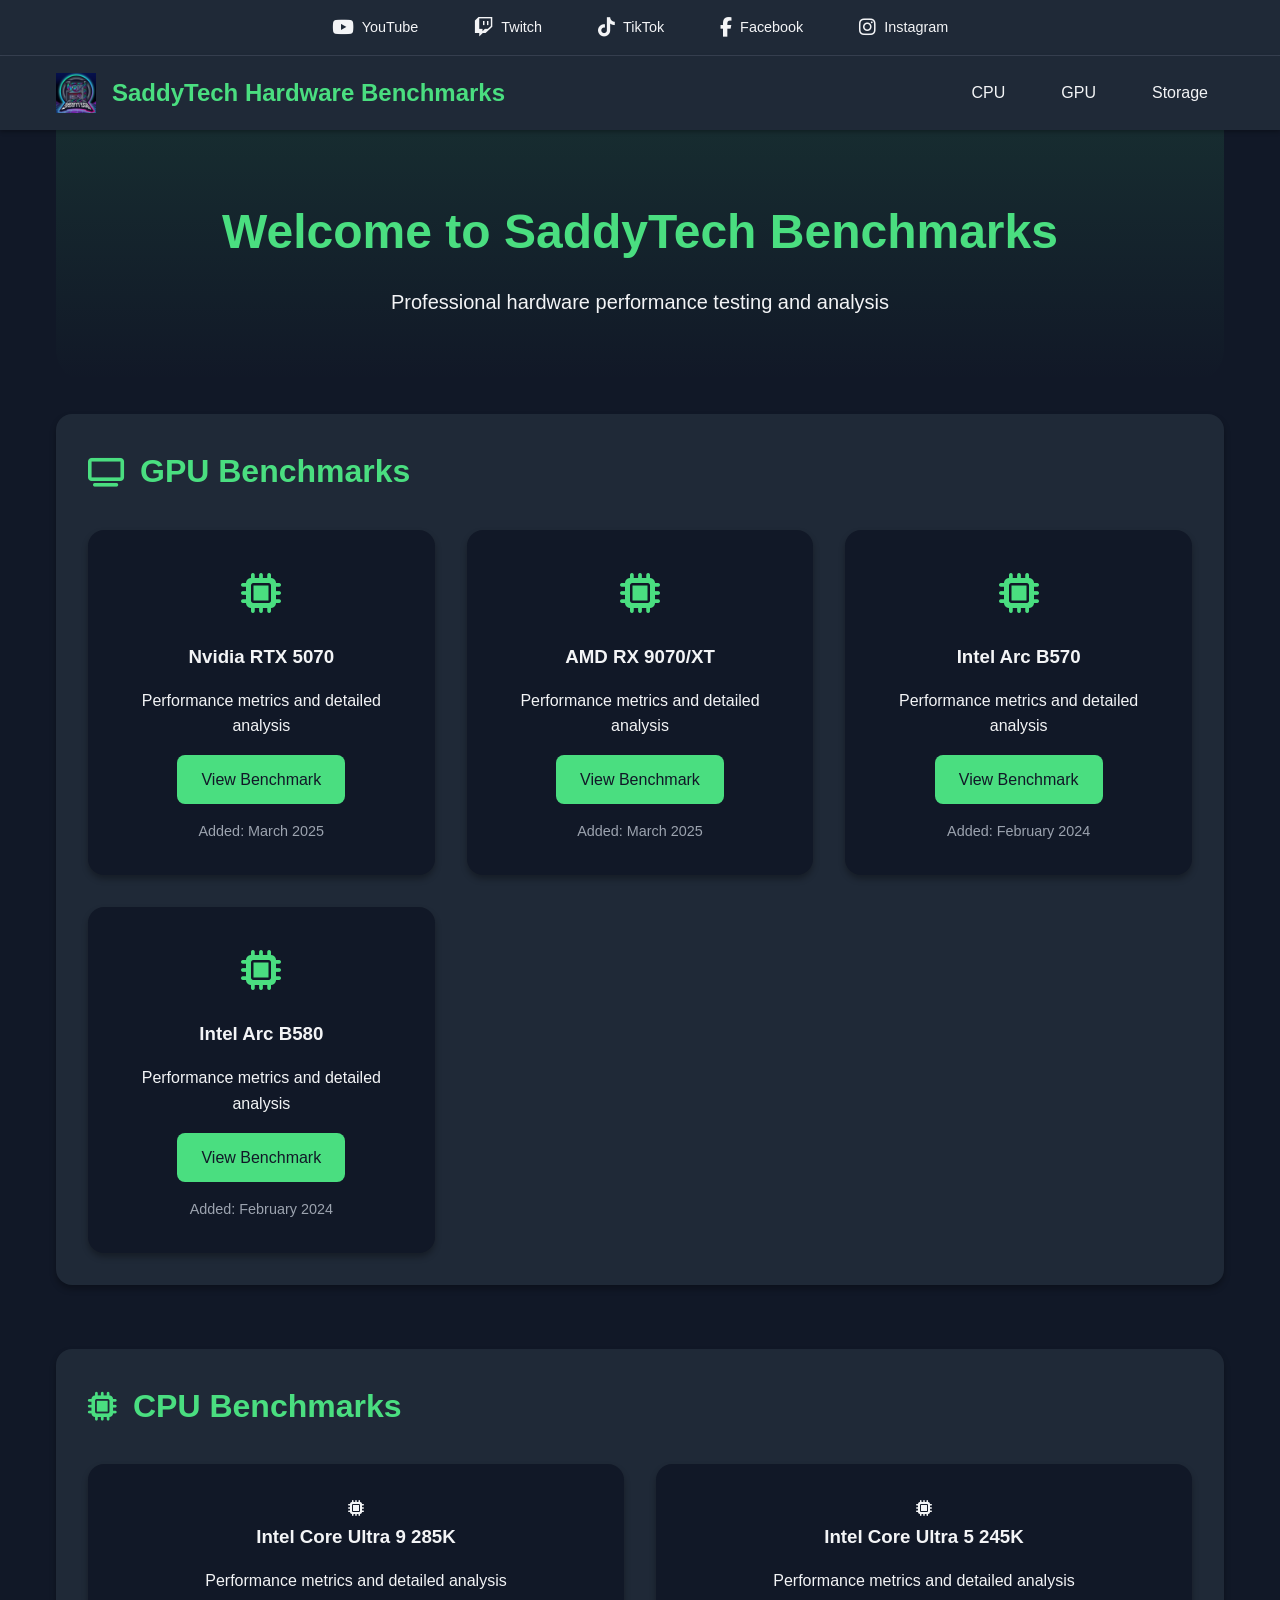
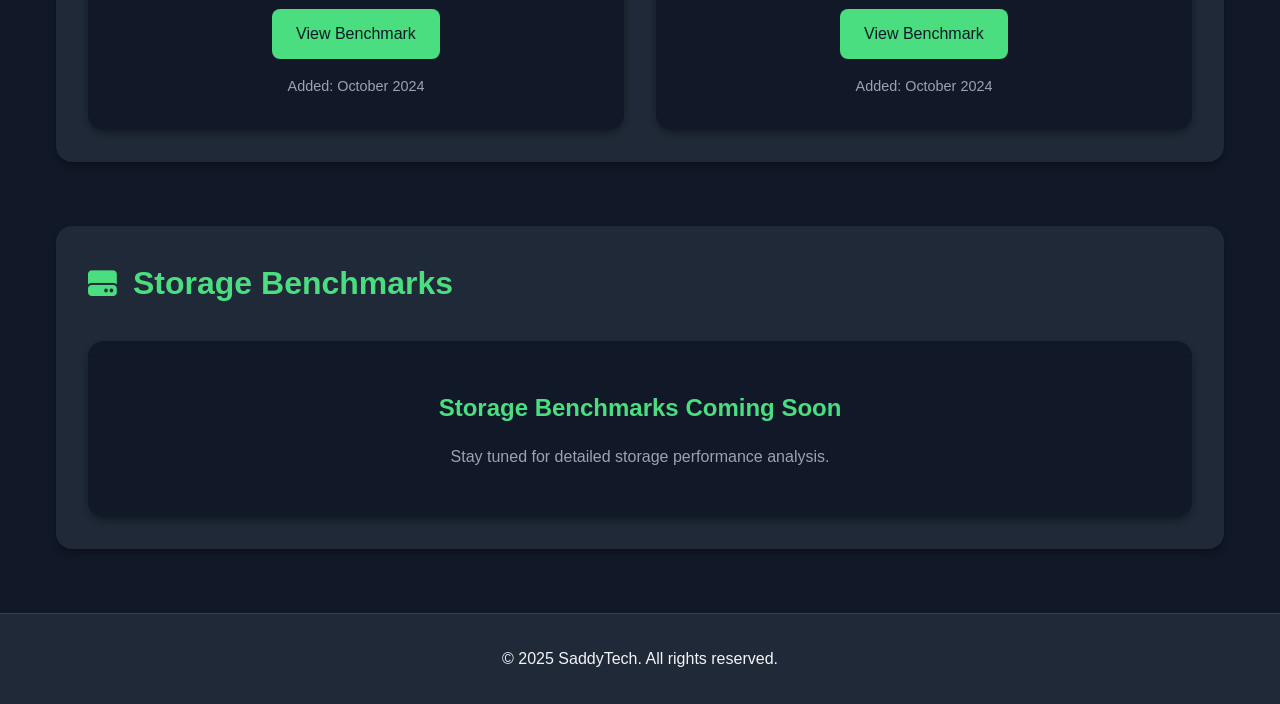
<file: index.html>
<!DOCTYPE html>
<html lang="en">
<head>
    <meta charset="UTF-8">
    <meta name="viewport" content="width=device-width, initial-scale=1.0">
    <title>SaddyTech Hardware Benchmarks</title>
    <link rel="icon" type="image/png" href="logo-saddytech.png">
    <link rel="stylesheet" href="styles.css">
    <link rel="stylesheet" href="https://cdnjs.cloudflare.com/ajax/libs/font-awesome/6.5.1/css/all.min.css">
</head>
<body>
    <div class="social-bar">
        <div class="container">
            <div class="social-links">
                <a href="https://youtube.com/@SaddyTech" target="_blank" class="social-link youtube">
                    <i class="fab fa-youtube"></i>
                    <span>YouTube</span>
                </a>
                <a href="https://twitch.tv/techsaddy" target="_blank" class="social-link twitch">
                    <i class="fab fa-twitch"></i>
                    <span>Twitch</span>
                </a>
                <a href="https://tiktok.com/@saddytk" target="_blank" class="social-link tiktok">
                    <i class="fab fa-tiktok"></i>
                    <span>TikTok</span>
                </a>
                <a href="https://facebook.com/SaddyTech" target="_blank" class="social-link facebook">
                    <i class="fab fa-facebook-f"></i>
                    <span>Facebook</span>
                </a>
                <a href="https://instagram.com/SaddyTech" target="_blank" class="social-link instagram">
                    <i class="fab fa-instagram"></i>
                    <span>Instagram</span>
                </a>
            </div>
        </div>
    </div>

    <header>
        <nav>
            <div class="container">
                <div class="brand">
                    <img src="logo-saddytech.png" alt="SaddyTech Logo" class="brand-logo">
                    <h1>SaddyTech Hardware Benchmarks</h1>
                </div>
                <div class="nav-links">
                    <a href="#cpu">CPU</a>
                    <a href="#gpu">GPU</a>
                    <a href="#storage">Storage</a>
                </div>
            </div>
        </nav>
    </header>

    <main>
        <div class="container">
            <section class="hero">
                <h2>Welcome to SaddyTech Benchmarks</h2>
                <p>Professional hardware performance testing and analysis</p>
            </section>

            <section id="gpu" class="category-section">
                <h2 class="section-title"><i class="fas fa-tv"></i> GPU Benchmarks</h2>
                <div class="benchmark-list">
                    <div class="benchmark-card">
                        <div class="gpu-icon">
                            <i class="fas fa-microchip"></i>
                        </div>
                        <h3>Nvidia RTX 5070</h3>
                        <div class="benchmark-info">
                            <p>Performance metrics and detailed analysis</p>
                        </div>
                        <a href="benchmarks/gpu/Nvidia_Rtx_5070.html" class="button">View Benchmark</a>
                        <div class="benchmark-date">Added: March 2025</div>
                    </div>

                    <div class="benchmark-card">
                        <div class="gpu-icon">
                            <i class="fas fa-microchip"></i>
                        </div>
                        <h3>AMD RX 9070/XT</h3>
                        <div class="benchmark-info">
                            <p>Performance metrics and detailed analysis</p>
                        </div>
                        <a href="benchmarks/gpu/Amd_RX_9070_RX_9070XT.html" class="button">View Benchmark</a>
                        <div class="benchmark-date">Added: March 2025</div>
                    </div>

                    <div class="benchmark-card">
                        <div class="gpu-icon">
                            <i class="fas fa-microchip"></i>
                        </div>
                        <h3>Intel Arc B570</h3>
                        <div class="benchmark-info">
                            <p>Performance metrics and detailed analysis</p>
                        </div>
                        <a href="benchmarks/gpu/Intel_Arc_B570.html" class="button">View Benchmark</a>
                        <div class="benchmark-date">Added: February 2024</div>
                    </div>

                    <div class="benchmark-card">
                        <div class="gpu-icon">
                            <i class="fas fa-microchip"></i>
                        </div>
                        <h3>Intel Arc B580</h3>
                        <div class="benchmark-info">
                            <p>Performance metrics and detailed analysis</p>
                        </div>
                        <a href="benchmarks/gpu/Intel_Arc_B580.html" class="button">View Benchmark</a>
                        <div class="benchmark-date">Added: February 2024</div>
                    </div>
                </div>
            </section>

            <section id="cpu" class="category-section">
                <h2 class="section-title"><i class="fas fa-microchip"></i> CPU Benchmarks</h2>
                <div class="benchmark-list">
                    <div class="benchmark-card">
                        <div class="cpu-icon">
                            <i class="fas fa-microchip"></i>
                        </div>
                        <h3>Intel Core Ultra 9 285K</h3>
                        <div class="benchmark-info">
                            <p>Performance metrics and detailed analysis</p>
                        </div>
                        <a href="benchmarks/cpu/Intel_Core_Ultra_9_285K.html" class="button">View Benchmark</a>
                        <div class="benchmark-date">Added: October 2024</div>
                    </div>

                    <div class="benchmark-card">
                        <div class="cpu-icon">
                            <i class="fas fa-microchip"></i>
                        </div>
                        <h3>Intel Core Ultra 5 245K</h3>
                        <div class="benchmark-info">
                            <p>Performance metrics and detailed analysis</p>
                        </div>
                        <a href="benchmarks/cpu/Intel_Core_Ultra_5_245K.html" class="button">View Benchmark</a>
                        <div class="benchmark-date">Added: October 2024</div>
                    </div>
                </div>
            </section>

            <section id="storage" class="category-section">
                <h2 class="section-title"><i class="fas fa-hdd"></i> Storage Benchmarks</h2>
                <div class="coming-soon">
                    <h3>Storage Benchmarks Coming Soon</h3>
                    <p>Stay tuned for detailed storage performance analysis.</p>
                </div>
            </section>
        </div>
    </main>

    <footer>
        <div class="container">
            <p>&copy; 2025 SaddyTech. All rights reserved.</p>
        </div>
    </footer>
</body>
</html>
</file>
<file: styles.css>
:root {
    --primary-color: #4ade80;
    --primary-color-hover: #22c55e;
    --secondary-color: #15803d;
    --background-color: #111827;
    --surface-color: #1f2937;
    --text-color: #f3f4f6;
    --text-muted: #9ca3af;
    --card-background: #1f2937;
    --border-color: #374151;
    --youtube-color: #4ade80;
    --twitch-color: #4ade80;
    --tiktok-color: #4ade80;
    --facebook-color: #4ade80;
    --instagram-color: #4ade80;
}

* {
    margin: 0;
    padding: 0;
    box-sizing: border-box;
}

html {
    scroll-behavior: smooth;
}

body {
    font-family: -apple-system, BlinkMacSystemFont, "Segoe UI", Roboto, "Helvetica Neue", Arial, sans-serif;
    line-height: 1.6;
    color: var(--text-color);
    background-color: var(--background-color);
}

.container {
    max-width: 1200px;
    margin: 0 auto;
    padding: 0 1rem;
}

/* Social Bar */
.social-bar {
    background-color: var(--surface-color);
    padding: 0.5rem 0;
    border-bottom: 1px solid var(--border-color);
}

.social-links {
    display: flex;
    justify-content: center;
    gap: 1.5rem;
    flex-wrap: wrap;
}

.social-link {
    display: flex;
    align-items: center;
    gap: 0.5rem;
    color: var(--text-color);
    text-decoration: none;
    padding: 0.5rem 1rem;
    border-radius: 2rem;
    transition: all 0.3s ease;
    font-size: 0.9rem;
}

.social-link i {
    font-size: 1.2rem;
}

.social-link:hover {
    background-color: var(--primary-color);
    color: var(--background-color);
}

/* Header and Navigation */
header {
    background-color: var(--surface-color);
    box-shadow: 0 2px 4px rgba(0, 0, 0, 0.3);
    position: sticky;
    top: 0;
    z-index: 100;
}

nav {
    padding: 1rem 0;
}

nav .container {
    display: flex;
    justify-content: space-between;
    align-items: center;
}

/* Brand Styling */
.brand {
    display: flex;
    align-items: center;
    gap: 1rem;
}

.brand-logo {
    height: 40px;
    width: auto;
    object-fit: contain;
}

h1 {
    font-size: 1.5rem;
    color: var(--primary-color);
    font-weight: 700;
}

.nav-links {
    display: flex;
    gap: 1.5rem;
}

.nav-links a {
    text-decoration: none;
    color: var(--text-color);
    font-weight: 500;
    padding: 0.5rem 1rem;
    border-radius: 0.25rem;
    transition: all 0.3s ease;
}

.nav-links a:hover,
.nav-links a.active {
    color: var(--background-color);
    background-color: var(--primary-color);
}

/* Hero Section */
.hero {
    text-align: center;
    padding: 4rem 0;
    background: linear-gradient(rgba(74, 222, 128, 0.1), transparent);
    border-radius: 0 0 2rem 2rem;
    margin-bottom: 2rem;
}

.hero h2 {
    font-size: 3rem;
    margin-bottom: 1rem;
    color: var(--primary-color);
    font-weight: 800;
}

.hero p {
    font-size: 1.25rem;
    color: var(--text-color);
    max-width: 600px;
    margin: 0 auto;
}

/* Category Sections */
.category-section {
    margin-bottom: 4rem;
    padding: 2rem;
    background: var(--surface-color);
    border-radius: 1rem;
    box-shadow: 0 4px 6px rgba(0, 0, 0, 0.3);
}

.section-title {
    font-size: 2rem;
    color: var(--primary-color);
    margin-bottom: 2rem;
    display: flex;
    align-items: center;
    gap: 1rem;
}

.section-title i {
    font-size: 1.8rem;
}

/* Benchmark List */
.benchmark-list {
    display: grid;
    grid-template-columns: repeat(auto-fit, minmax(300px, 1fr));
    gap: 2rem;
}

.benchmark-card {
    background: var(--background-color);
    border-radius: 1rem;
    padding: 2rem;
    box-shadow: 0 4px 6px rgba(0, 0, 0, 0.3);
    transition: all 0.3s ease;
    text-align: center;
}

.benchmark-card:hover {
    transform: translateY(-5px);
    box-shadow: 0 8px 12px rgba(0, 0, 0, 0.4);
    border: 1px solid var(--primary-color);
}

.gpu-icon {
    font-size: 2.5rem;
    color: var(--primary-color);
    margin-bottom: 1rem;
}

.benchmark-info {
    margin: 1rem 0;
}

.benchmark-date {
    color: var(--text-muted);
    font-size: 0.9rem;
    margin-top: 1rem;
}

/* Coming Soon */
.coming-soon {
    text-align: center;
    padding: 3rem;
    background: var(--background-color);
    border-radius: 1rem;
    box-shadow: 0 4px 6px rgba(0, 0, 0, 0.3);
}

.coming-soon h3 {
    color: var(--primary-color);
    margin-bottom: 1rem;
    font-size: 1.5rem;
}

.coming-soon p {
    color: var(--text-muted);
}

/* Buttons */
.button {
    display: inline-flex;
    align-items: center;
    gap: 0.5rem;
    background-color: var(--primary-color);
    color: var(--background-color);
    padding: 0.75rem 1.5rem;
    border-radius: 0.5rem;
    text-decoration: none;
    transition: all 0.3s ease;
    font-weight: 500;
}

.button:hover {
    background-color: var(--primary-color-hover);
    transform: translateY(-2px);
}

/* Footer */
footer {
    background-color: var(--surface-color);
    padding: 2rem 0;
    margin-top: 4rem;
    border-top: 1px solid var(--border-color);
    text-align: center;
}

/* Responsive Design */
@media (max-width: 768px) {
    nav .container {
        flex-direction: column;
        gap: 1rem;
    }

    .brand {
        justify-content: center;
    }

    .nav-links {
        flex-wrap: wrap;
        justify-content: center;
    }

    .hero {
        padding: 2rem 0;
    }

    .hero h2 {
        font-size: 2rem;
    }

    .brand-logo {
        height: 32px;
    }

    .social-link span {
        display: none;
    }

    .social-link {
        padding: 0.5rem;
    }

    .category-section {
        padding: 1rem;
    }

    .section-title {
        font-size: 1.5rem;
    }
}
</file>
